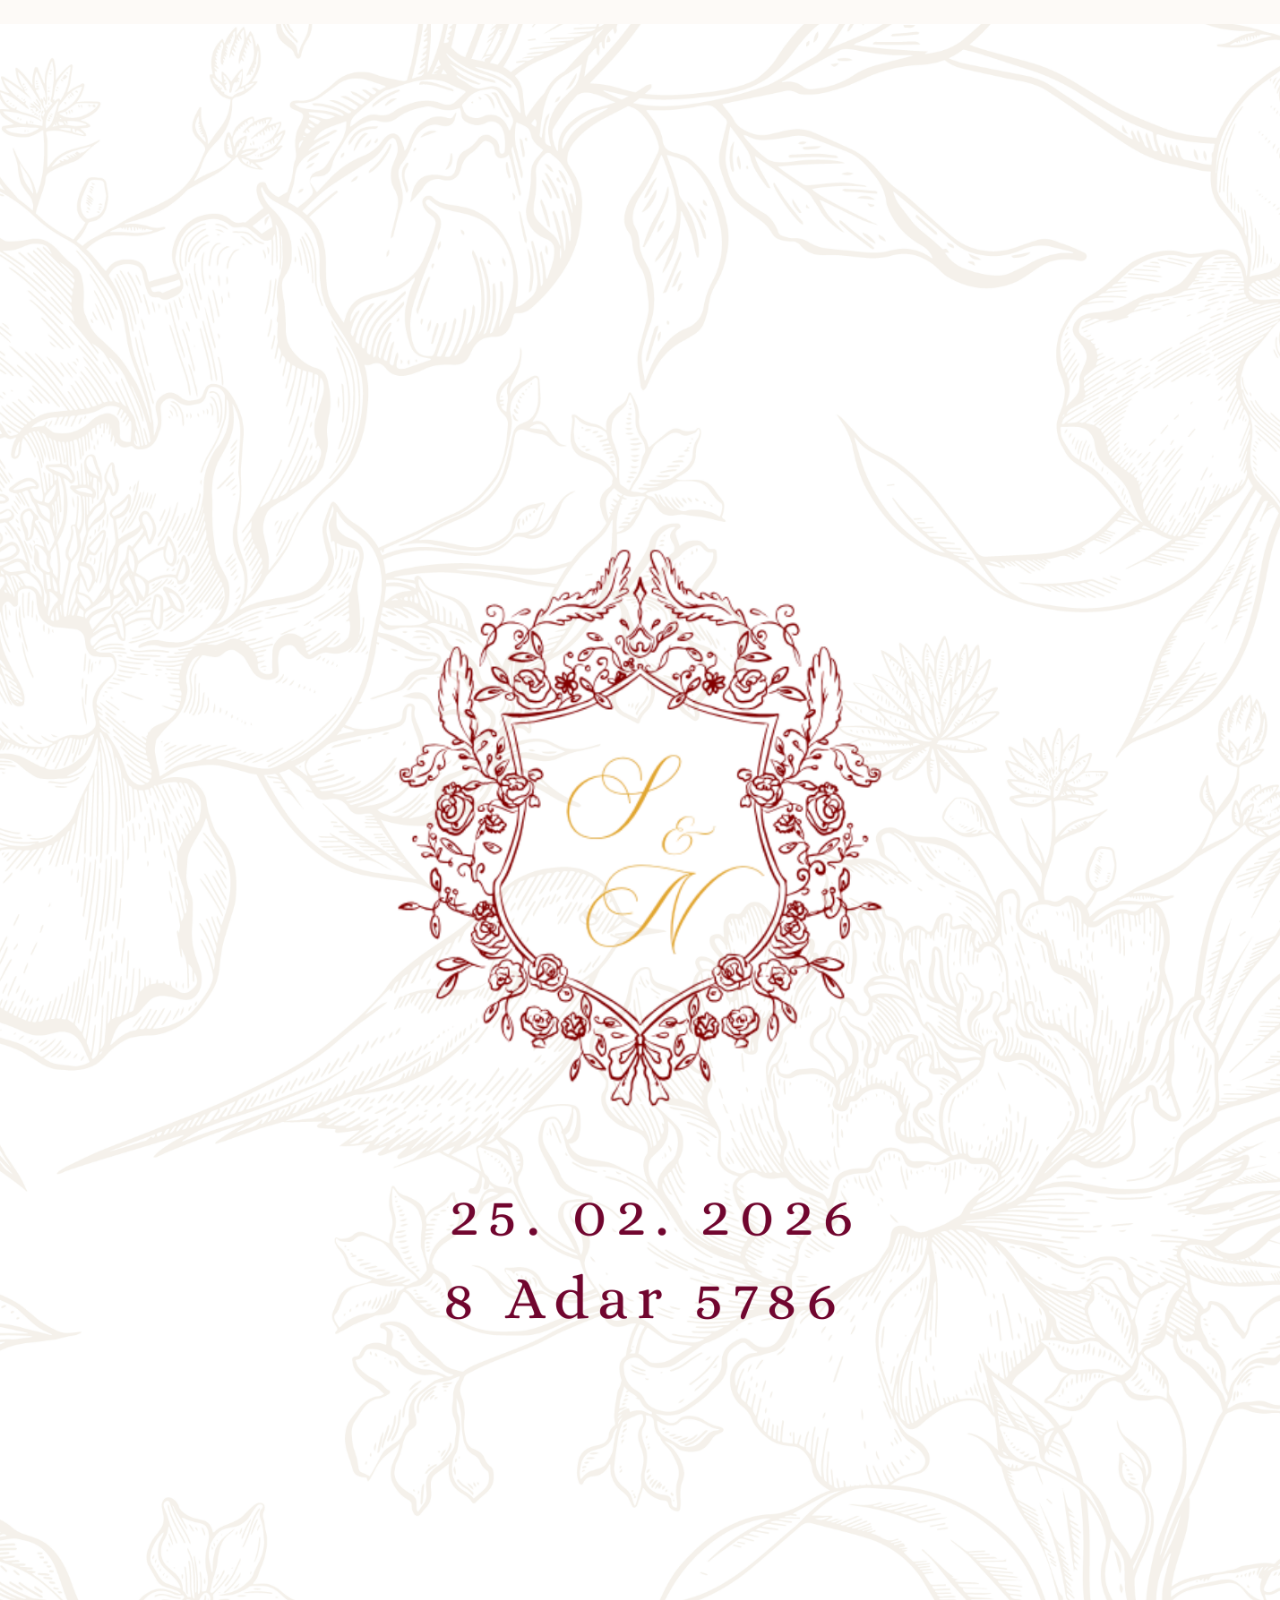
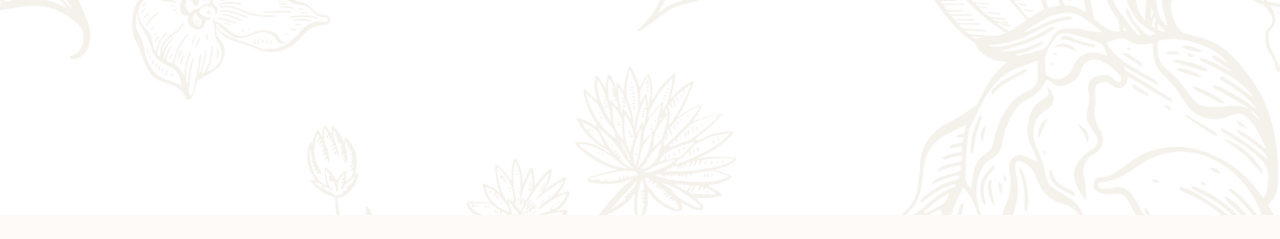
<file: index.html>
<!DOCTYPE html>
<html lang="fr">
<head>
    <meta charset="UTF-8">
    <meta name="viewport" content="width=device-width, initial-scale=1.0">
    <title>Shirel & Noam - Invitation Mariage</title>
    <!-- Open Graph / Social preview -->
    <meta property="og:title" content="Invitation mariage Shirel & Noam" />
    <meta property="og:description" content="Vous êtes invité au mariage de Shirel et Noam le 25 février." />
    <meta property="og:image" content="https://shisabbah.github.io/shirel-noam-wedding/logo.png" />
    <meta property="og:url" content="https://shisabbah.github.io/shirel-noam-wedding/" />
    <meta property="og:type" content="website" />
    <meta property="og:locale" content="fr_FR" />
    <meta name="twitter:card" content="summary_large_image" />
    <meta name="twitter:title" content="Invitation mariage Shirel & Noam" />
    <meta name="twitter:description" content="Vous êtes invité au mariage de Shirel et Noam le 25 février." />
    <meta name="twitter:image" content="https://shisabbah.github.io/shirel-noam-wedding/logo.png" />
    <link rel="stylesheet" href="style.css">
</head>
<body>
    <div class="first-page" id="firstPage">
        <img src="new-accueil.png" alt="Accueil" class="fullscreen-image clickable" id="part1">
    </div>
    <div class="scroll-container hidden" id="scrollContainer">
        <button class="nav-button nav-prev" id="prevPage" aria-label="Page précédente">‹</button>
        <div class="image-wrapper">
            <img src="mairie.png" alt="Mairie" class="scroll-image active">
            <img src="henne.png" alt="Henne" class="scroll-image">
            <img src="houppa.png" alt="Houppa" class="scroll-image">
            <div class="scroll-image form-container" style="background-image: url('form.png'); background-size: contain; background-position: center; background-repeat: no-repeat;">
                <form
                    class="wedding-form"
                    method="POST"
                    action="https://script.google.com/macros/s/AKfycby3v4vpL0UjqJSlQ3FqmYOl63Breg3NB_Tmxi8-CQ4gtUYTZja8kEOvUi2PWMMotpnFRA/exec"
                    target="hidden_iframe">
                    <h2 class="form-title">Répondez à l'invitation</h2>
                    
                    <div class="form-group">
                        <label for="prenom">Prénom</label>
                        <input type="text" id="prenom" name="prenom" required>
                    </div>
                    
                    <div class="form-group">
                        <label for="nom">Nom</label>
                        <input type="text" id="nom" name="nom" required>
                    </div>
                    
                    <div class="form-group checkbox-group">
                        <div class="checkboxes">
                            <div class="event-item">
                                <label for="nb_mairie" class="event-title">Mairie</label>
                                <input type="number" name="nb_mairie" id="nb_mairie" min="0" value="0" class="event-number">
                            </div>
                            <div class="event-item">
                                <label for="nb_henne" class="event-title">Henné</label>
                                <input type="number" name="nb_henne" id="nb_henne" min="0" value="0" class="event-number">
                            </div>
                            <div class="event-item">
                                <label for="nb_mariage" class="event-title">Mariage</label>
                                <input type="number" name="nb_mariage" id="nb_mariage" min="0" value="0" class="event-number">
                            </div>
                        </div>
                    </div>
                    
                    <button type="submit" class="submit-btn">Envoyer</button>
                </form>
            </div>
        </div>
        <button class="nav-button nav-next" id="nextPage" aria-label="Page suivante">›</button>
        <div class="page-indicator" id="pageIndicator">1 / 4</div>
    </div>
    <script>
        const part1 = document.getElementById('part1');
        const firstPage = document.getElementById('firstPage');
        const scrollContainer = document.getElementById('scrollContainer');
        const scrollImages = Array.from(document.querySelectorAll('.scroll-image'));
        const prevPageBtn = document.getElementById('prevPage');
        const nextPageBtn = document.getElementById('nextPage');
        const pageIndicator = document.getElementById('pageIndicator');
        let currentIndex = 0;

        part1.addEventListener('click', function() {
            firstPage.style.opacity = '0';
            firstPage.style.transform = 'scale(0.95)';
            setTimeout(() => {
                firstPage.classList.add('hidden');
                scrollContainer.classList.remove('hidden');
                document.body.style.overflow = 'hidden';
            }, 300);
        });

        function updatePages(direction) {
            scrollImages.forEach((img, index) => {
                img.classList.remove('active', 'from-left', 'from-right');
                if (index === currentIndex) {
                    img.classList.add('active');
                    if (direction === 'next') img.classList.add('from-right');
                    if (direction === 'prev') img.classList.add('from-left');
                }
            });
            if (pageIndicator) {
                pageIndicator.textContent = (currentIndex + 1) + ' / ' + scrollImages.length;
            }
            if (prevPageBtn && nextPageBtn) {
                prevPageBtn.disabled = currentIndex === 0;
                nextPageBtn.disabled = currentIndex === scrollImages.length - 1;
            }
        }

        if (prevPageBtn && nextPageBtn) {
            prevPageBtn.addEventListener('click', function () {
                if (currentIndex > 0) {
                    currentIndex--;
                    updatePages('prev');
                }
            });

            nextPageBtn.addEventListener('click', function () {
                if (currentIndex < scrollImages.length - 1) {
                    currentIndex++;
                    updatePages('next');
                }
            });
        }

        // Navigation clavier (flèches)
        document.addEventListener('keydown', function (e) {
            if (scrollContainer.classList.contains('hidden')) return;
            if (e.key === 'ArrowRight' || e.key === 'ArrowDown') {
                if (currentIndex < scrollImages.length - 1) {
                    currentIndex++;
                    updatePages('next');
                }
            } else if (e.key === 'ArrowLeft' || e.key === 'ArrowUp') {
                if (currentIndex > 0) {
                    currentIndex--;
                    updatePages('prev');
                }
            }
        });

        // Initialisation
        updatePages();

        // Redirection vers la page de confirmation après clic sur "Envoyer"
        const form = document.querySelector('.wedding-form');
        if (form) {
            form.addEventListener('submit', () => {
                // Laisse le POST partir, puis redirige peu après
                setTimeout(() => {
                    form.reset();
                    const nbMairie = document.getElementById('nb_mairie');
                    const nbHenne = document.getElementById('nb_henne');
                    const nbMariage = document.getElementById('nb_mariage');
                    if (nbMairie) nbMairie.value = 0;
                    if (nbHenne) nbHenne.value = 0;
                    if (nbMariage) nbMariage.value = 0;

                    window.location.href = 'confirmation.png';
                }, 400);
            });
        }
    </script>
    <iframe name="hidden_iframe" style="display:none;"></iframe>
</body>
</html>
</file>
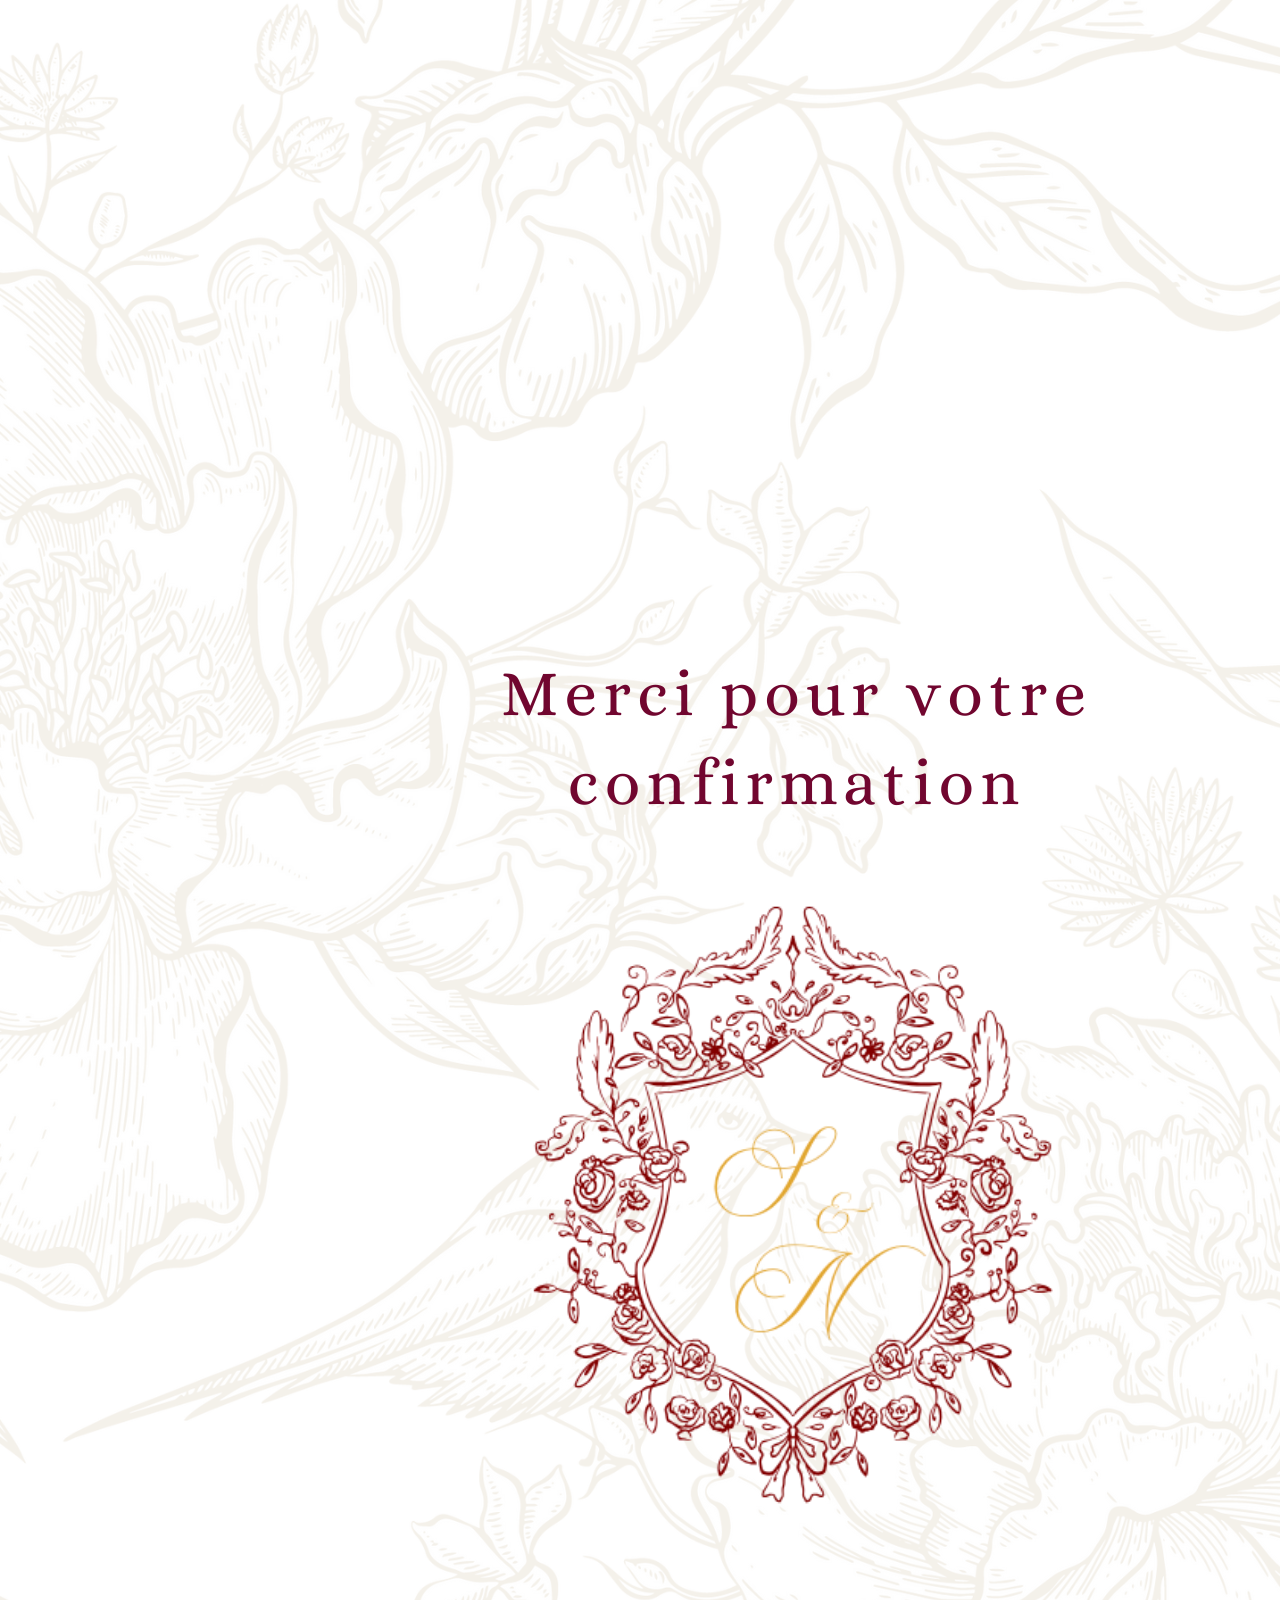
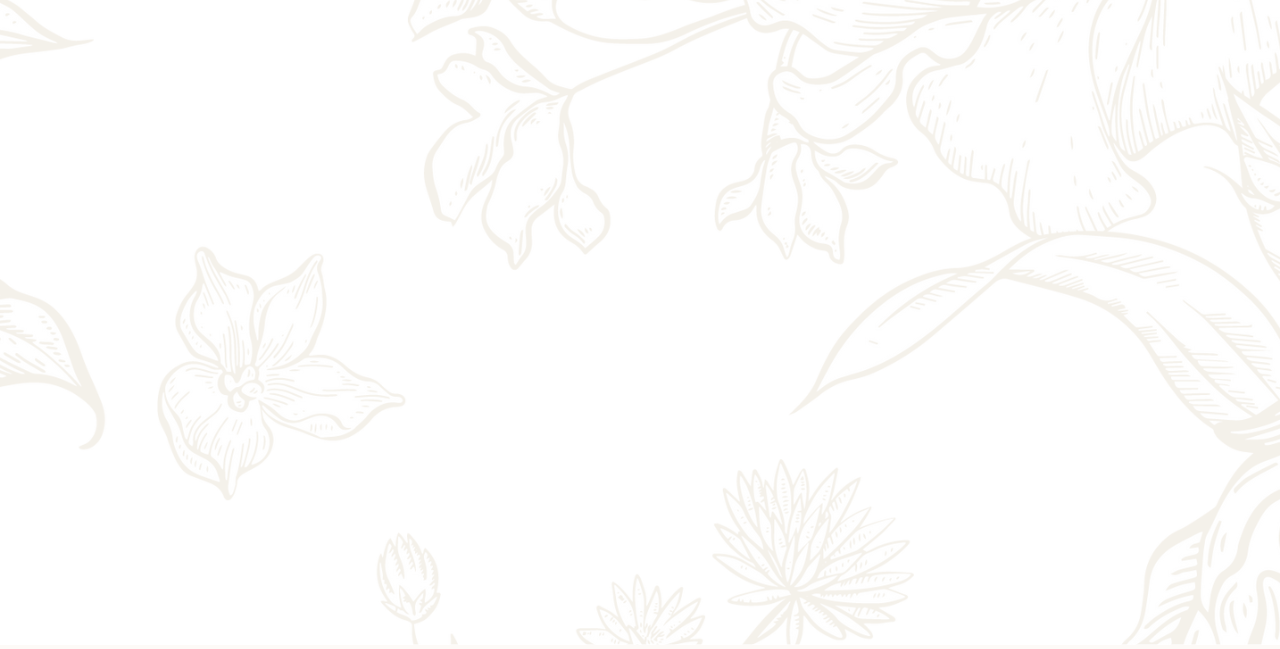
<file: confirmation.html>
<!DOCTYPE html>
<html lang="fr">
<head>
    <meta charset="UTF-8">
    <meta name="viewport" content="width=device-width, initial-scale=1.0">
    <title>Merci pour votre confirmation - Shirel & Noam</title>
    <link rel="stylesheet" href="style.css">
</head>
<body class="confirmation-page">
    <img src="confirmation.png" alt="Merci pour votre confirmation" class="confirmation-image">
</body>
</html>
</file>
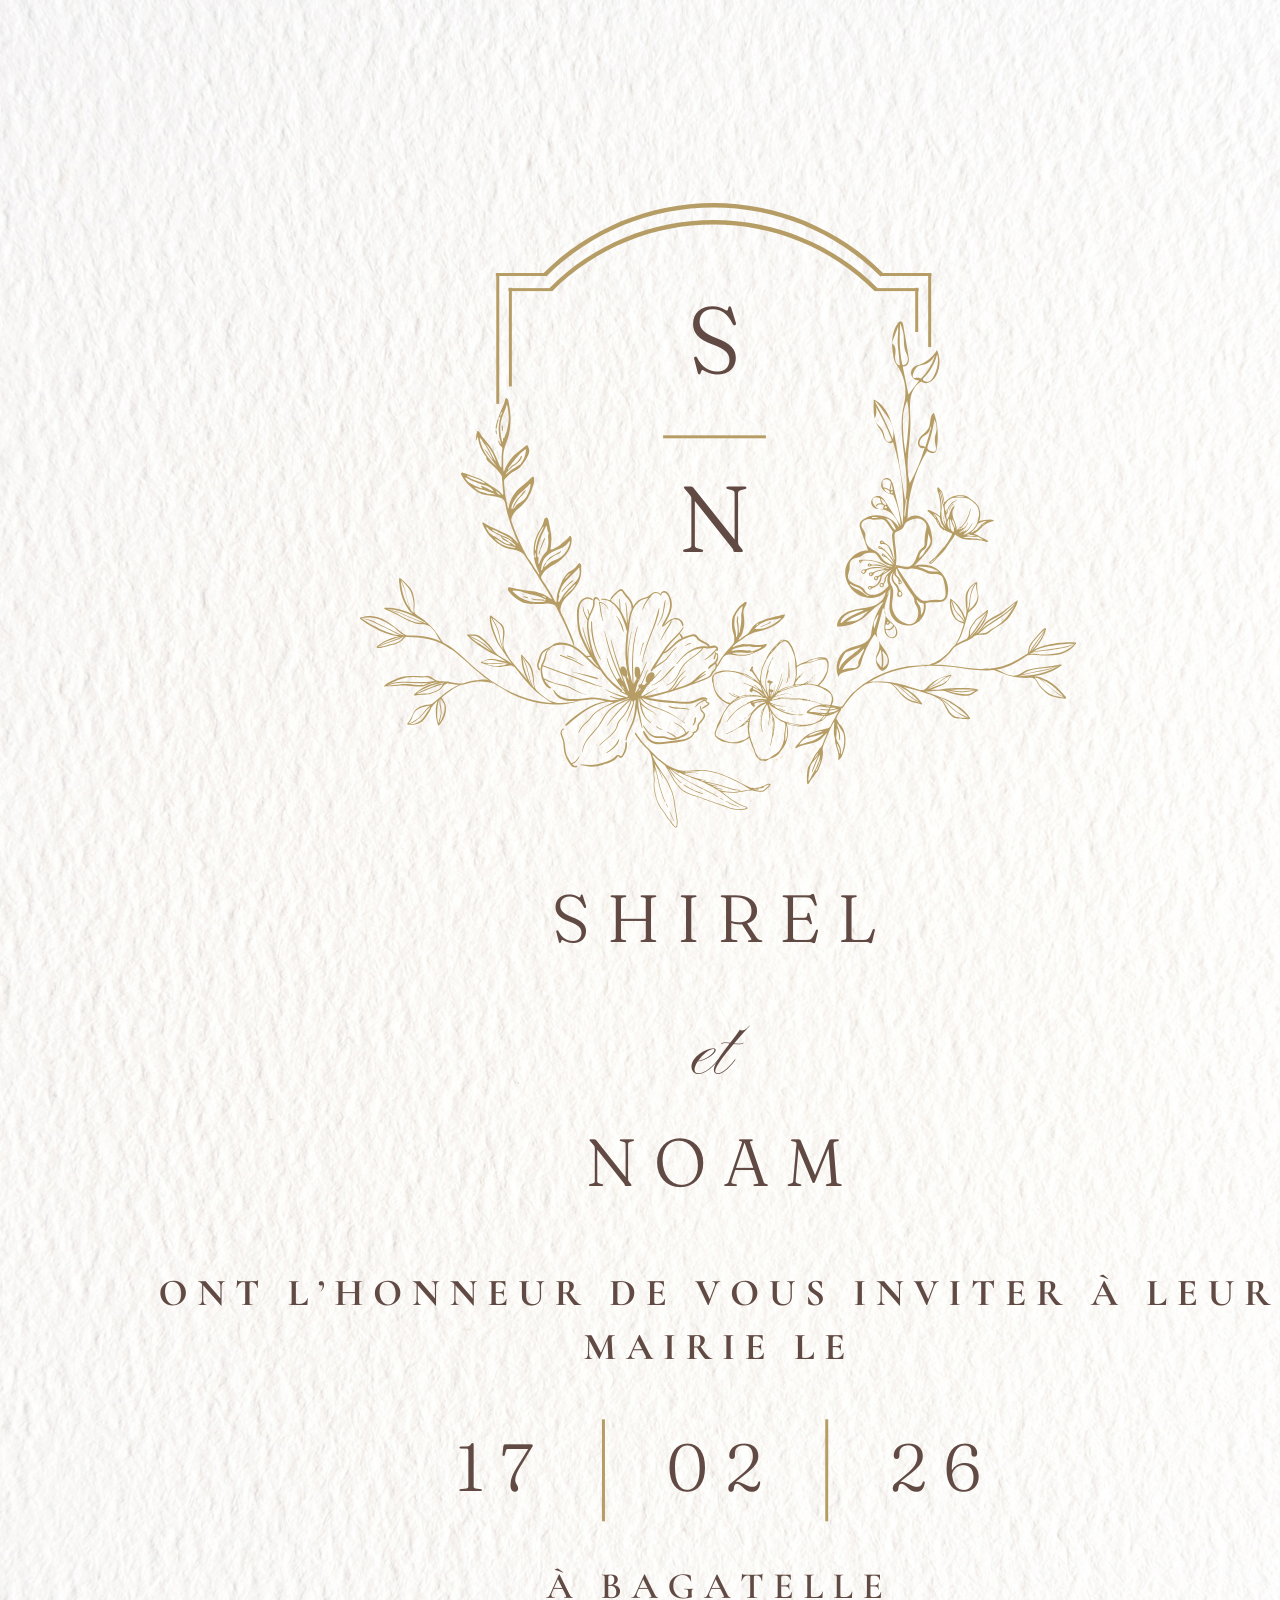
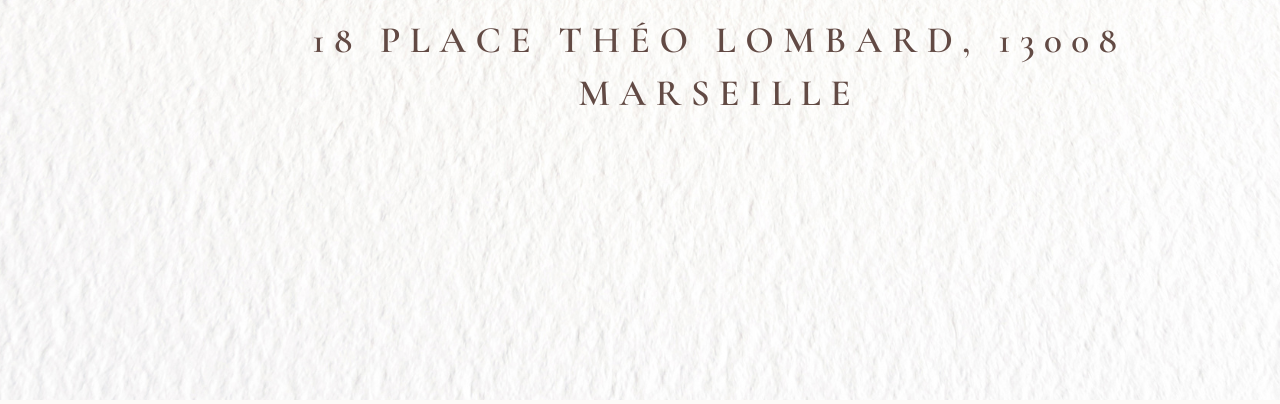
<file: mairie.html>
<!DOCTYPE html>
<html lang="fr">
<head>
    <meta charset="UTF-8">
    <meta name="viewport" content="width=device-width, initial-scale=1.0">
    <title>Shirel & Noam - Mairie</title>
    <link rel="stylesheet" href="style.css">
</head>
<body>
    <div class="container">
        <img src="mairie.png" alt="Informations Mairie" class="main-image">
    </div>
</body>
</html>
</file>
<file: style.css>
* {
    margin: 0;
    padding: 0;
    box-sizing: border-box;
}

html, body {
    margin: 0;
    padding: 0;
    width: 100%;
    min-height: 100vh;
    min-height: 100dvh;
    overflow-x: hidden;
    overflow-y: auto;
    background: #fdfaf7;
}

.first-page {
    width: 100%;
    min-height: 100vh;
    min-height: 100dvh;
    position: relative;
    display: flex;
    align-items: flex-start;
    justify-content: center;
    background: #fdfaf7;
    padding: 24px 0;
}

.first-page .fullscreen-image {
    width: auto;
    height: auto;
    max-width: 100%;
    max-height: none;
    object-fit: contain;
    display: block;
}

.scroll-container {
    width: 100%;
    height: 100vh;
    height: 100dvh;
    position: fixed;
    top: 0;
    left: 0;
    overflow-y: scroll;
    overflow-x: hidden;
    scroll-snap-type: y mandatory;
    scroll-behavior: smooth;
    -webkit-overflow-scrolling: touch;
    perspective: 2000px;
    background: #2c2c2c;
}

.image-wrapper {
    width: 100%;
    display: flex;
    flex-direction: column;
}

.scroll-image {
    width: 100vw;
    height: auto;
    max-width: 100%;
    display: block;
    scroll-snap-align: start;
    scroll-snap-stop: always;
    flex-shrink: 0;
    position: relative;
    box-shadow: 0 0 30px rgba(0, 0, 0, 0.5);
    margin: 0;
    min-height: 100vh;
    min-height: 100dvh;
}

.hidden {
    display: none !important;
}

.clickable {
    cursor: pointer;
}

/* Responsive */
@media (max-width: 768px) {
    .first-page {
        min-height: 100vh;
        min-height: 100dvh;
        padding: 0;
        align-items: center;
    }

    .first-page .fullscreen-image {
        width: 100vw;
        height: 100vh;
        height: 100dvh;
        max-width: 100vw;
        max-height: 100dvh;
        object-fit: cover;
        box-shadow: 0 0 30px rgba(0, 0, 0, 0.3);
    }
    
    .scroll-container {
        height: 100vh;
        height: 100dvh;
        perspective: 1500px;
    }
    
    .scroll-image {
        width: 100vw;
        height: auto;
        max-width: 100%;
        min-height: 100vh;
        min-height: 100dvh;
    }
}

@media (max-width: 480px) {
    .first-page {
        min-height: 100vh;
        min-height: 100dvh;
        padding: 0;
        align-items: center;
    }

    .first-page .fullscreen-image {
        width: 100vw;
        height: 100vh;
        height: 100dvh;
        max-width: 100vw;
        max-height: 100dvh;
        object-fit: cover;
        box-shadow: 0 0 30px rgba(0, 0, 0, 0.3);
    }
    
    .scroll-container {
        height: 100vh;
        height: 100dvh;
        perspective: 1500px;
    }
    
    .scroll-image {
        width: 100vw;
        height: auto;
        max-width: 100%;
        min-height: 100vh;
        min-height: 100dvh;
    }
}
</file>
